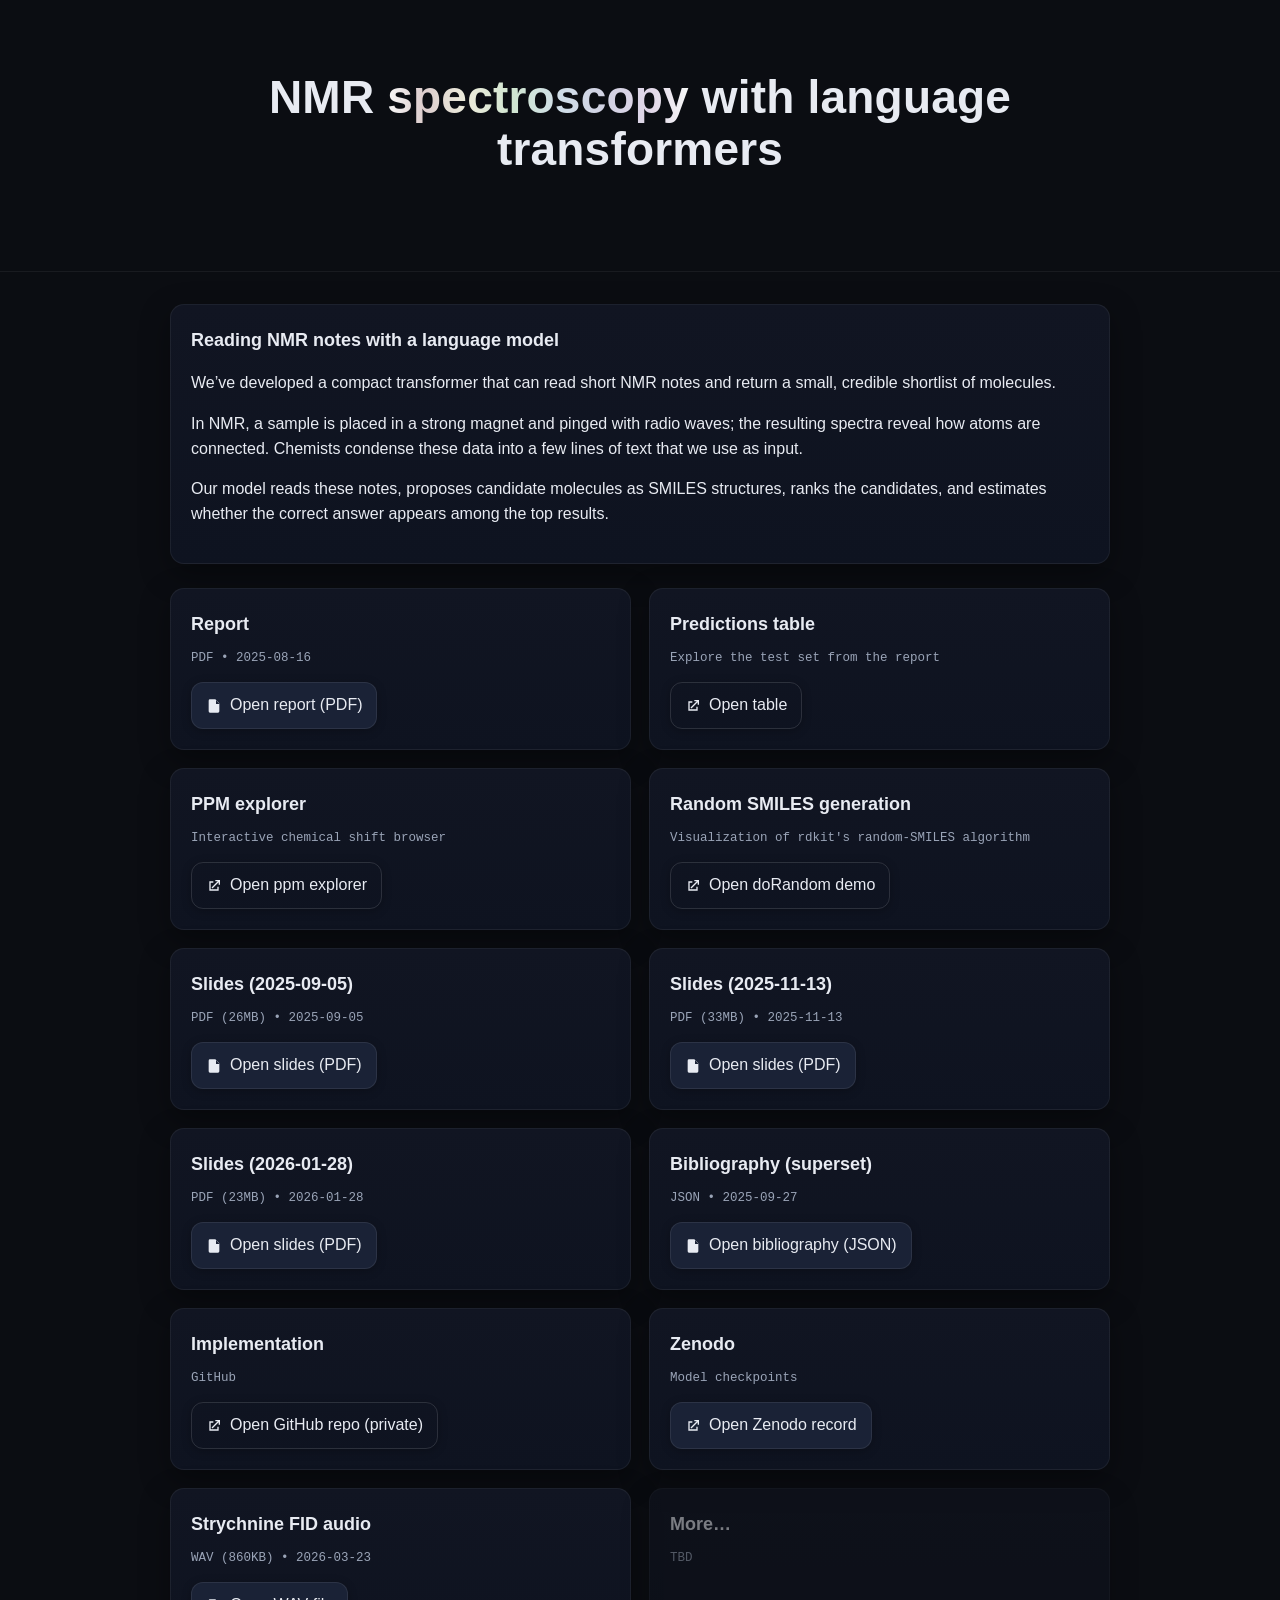
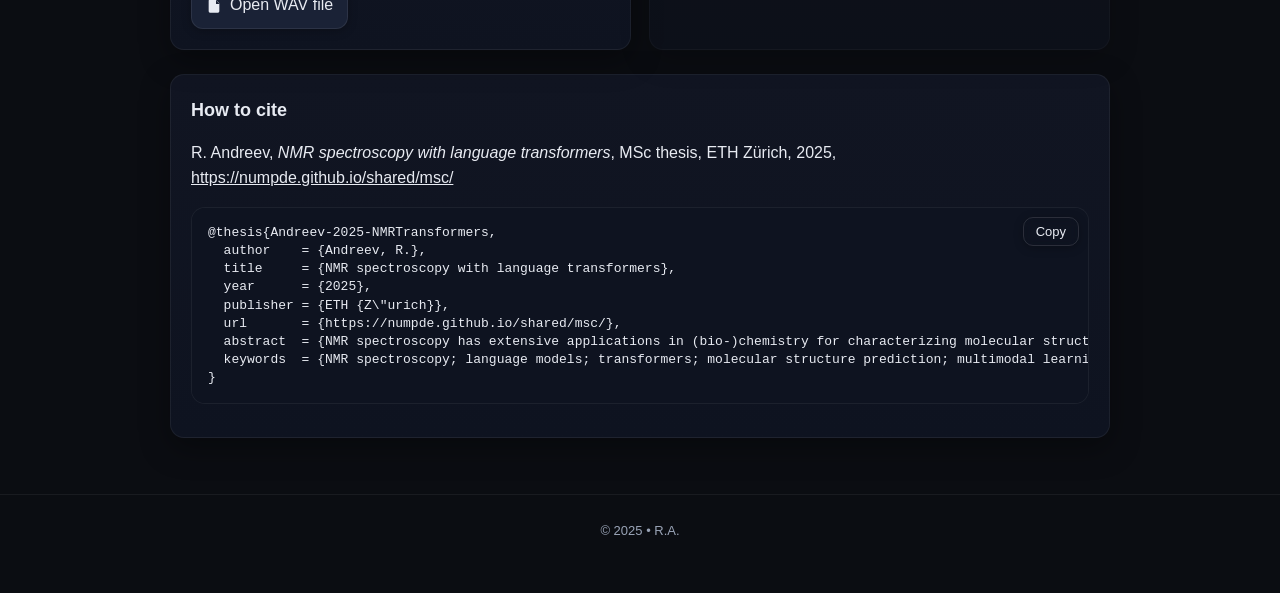
<file: msc/index.html>
<!DOCTYPE html>
<html lang="en">
<head>
    <meta charset="UTF-8"/>
    <title>NMR spectroscopy with language transformers</title>
    <meta name="viewport" content="width=device-width, initial-scale=1"/>
    <meta name="description"
          content="A compact transformer reads short NMR notes and proposes/ranks candidate molecules (SMILES), with confidence of inclusion among top results."/>
    <meta name="theme-color" content="#0b0d12"/>

    <style>
        /* --- Tokens --- */
        :root{
          --bg:#0b0d12;
          --panel:#111522;
          --panel-2:#0e1320;
          --text:#e8ebf2;
          --muted:#9aa4b7;
          --ring:#b4c5ff;
          --radius:14px;
          --shadow:0 10px 30px rgba(0,0,0,.35);
          --sans: ui-sans-serif, -apple-system, Segoe UI, Roboto, "Helvetica Neue", Arial, "Noto Sans", system-ui, sans-serif;
          --mono: ui-monospace, SFMono-Regular, Menlo, Monaco, Consolas, "Liberation Mono", "Courier New", monospace;

          /* Ensure UA widgets/tooltips scrollbars match dark */
          color-scheme: dark;
        }

        /* --- Base --- */
        *{ box-sizing: border-box; }
        html, body{ height:100%; }
        body{
          margin:0;
          font-family: var(--sans);
          color: var(--text);
          background: var(--bg);
          -webkit-font-smoothing: antialiased;
          line-height: 1.55;
        }
        a{ color: inherit; }

        /* Skip link for keyboard users */
        .skip-link{
          position:absolute; left:-9999px; top:auto;
        }
        .skip-link:focus{
          left: 16px; top: 12px; z-index: 1000;
          background: var(--panel); color: var(--text);
          padding: 8px 12px; border-radius: 10px; box-shadow: var(--shadow);
          border: 1px solid rgba(255,255,255,.18);
        }

        /* --- Layout --- */
        .hero{
          padding: 72px 20px 28px;
          text-align: center;
          border-bottom: 1px solid rgba(255,255,255,.06);
        }
        .container{
          max-width: 980px;
          margin: 0 auto;
          padding: 0 20px 56px;
        }

        /* --- Heading --- */
        h1{
          margin: 0 0 12px;
          font-size: clamp(30px, 5vw, 46px);
          font-weight: 800;
          letter-spacing: .2px;
          line-height: 1.12;
        }

        /* Whitish with subtle rainbow hints */
        .iridescent{
          background: linear-gradient(
            90deg,
            rgba(255,255,255,0.97) 0%,
            rgba(255,230,230,0.88) 12%,
            rgba(255,255,230,0.92) 27%,
            rgba(224,255,224,0.9) 42%,
            rgba(220,240,255,0.92) 57%,
            rgba(230,230,255,0.9) 72%,
            rgba(245,230,255,0.92) 87%,
            rgba(255,255,255,0.97) 100%
          );
          -webkit-background-clip: text;
          background-clip: text;
          -webkit-text-fill-color: transparent;
          color: transparent;
          filter: saturate(75%);
        }
        /* Prefer static text in high-contrast modes */
        @media (prefers-contrast: more){
          .iridescent{
            background: none !important;
            -webkit-text-fill-color: currentColor !important;
            color: var(--text) !important;
          }
        }
        /* Optional: very subtle shimmer on hover/focus only */
        @media (prefers-reduced-motion: no-preference){
          .iridescent:hover, .iridescent:focus{
            background-size: 200% 100%;
            animation: shimmer 2.5s linear infinite;
          }
          @keyframes shimmer{
            0% { background-position: 0% 50%; }
            100% { background-position: 200% 50%; }
          }
        }

        .subtitle{
          margin:0;
          color: var(--muted);
          font-size: 14.5px;
        }

        /* --- Content cards --- */
        main{ margin-top: 20px; }
        .grid{
          display: grid;
          grid-template-columns: 1fr;
          gap: 18px;
          margin-top: 8px;
        }
        @media (min-width: 760px){
          .grid{ grid-template-columns: 1fr 1fr; }
        }
        .span-all{ grid-column: 1 / -1; }

        .card{
          background: linear-gradient(180deg, var(--panel) 0%, var(--panel-2) 100%);
          border: 1px solid rgba(255,255,255,.06);
          border-radius: var(--radius);
          box-shadow: var(--shadow);
          padding: 20px;
        }
        .card h2{
          margin: 2px 0 10px;
          font-size: 18px;
        }
        .meta{
          font-family: var(--mono);
          font-size: 12.5px;
          color: var(--muted);
          margin-bottom: 14px;
        }

        /* --- Buttons --- */
        .actions{ display:flex; gap:10px; flex-wrap: wrap; }
        .btn{
          --btn-bg: #1a2236;
          display:inline-flex; align-items:center; gap:8px;
          padding: 10px 14px;
          border-radius: 12px;
          text-decoration:none;
          color: var(--text);
          background: var(--btn-bg);
          border: 1px solid rgba(255,255,255,.08);
          transition: transform .06s ease, border-color .2s ease, box-shadow .2s ease, background .2s ease;
          box-shadow: 0 2px 10px rgba(0,0,0,.25);
        }
        .btn:hover{ transform: translateY(-1px); border-color: rgba(180,197,255,.45); box-shadow: 0 6px 18px rgba(0,0,0,.28); }
        .btn:focus{ outline: none; }
        .btn:focus-visible{ outline: 3px solid var(--ring); outline-offset: 2px; }
        .btn.secondary{ background: transparent; border-color: rgba(255,255,255,.12); }

        /* --- Footer --- */
        footer{
          padding: 26px 20px 42px;
          color: var(--muted);
          font-size: 13px;
          text-align:center;
          border-top: 1px solid rgba(255,255,255,.06);
        }

        /* Reduce motion if requested */
        @media (prefers-reduced-motion: reduce){
          .btn{ transition: none; }
          .iridescent{ animation: none !important; }
        }

        /* Add breathing space before and after any grid section */
        .card + .grid {
          margin-top: 24px; /* space before grids */
        }
        .grid + .card {
          margin-top: 24px; /* space after grids */
        }

        /* Add extra space before the very first card */
        main > .card:first-of-type {
          margin-top: 32px;
        }


    </style>
</head>
<body>

<a class="skip-link" href="#main">Skip to content</a>

<header class="hero">
    <div class="container">
        <h1>
            NMR <span class="iridescent">spectroscopy</span> with language transformers
        </h1>
        <!-- <p class="subtitle">Additional materials for the project.</p> -->
    </div>
</header>

<main id="main" class="container">
    <section class="card span-all">
        <h2>Reading NMR notes with a language model</h2>
        <p>We’ve developed a compact transformer that can read short NMR notes and return a small, credible shortlist of
            molecules.</p>
        <p>In NMR, a sample is placed in a strong magnet and pinged with radio waves; the resulting spectra reveal how
            atoms are connected. Chemists condense these data into a few lines of text that we use as input.</p>
        <p>Our model reads these notes, proposes candidate molecules as SMILES structures, ranks the candidates, and
            estimates whether the correct answer appears among the top results.</p>
    </section>

    <section class="grid" aria-label="Project resources">
        <article class="card">
            <h2>Report</h2>
            <div class="meta">PDF • 2025-08-16</div>
            <div class="actions">
                <a class="btn" href="RA-MSc-20250816.pdf">
                    <svg width="16" height="16" viewBox="0 0 24 24" fill="currentColor" aria-hidden="true">
                        <path d="M14 2H6a2 2 0 0 0-2 2v16a2 2 0 0 0 2 2h12a2 2 0 0 0 2-2V8zm1 7V3.5L20.5 9z"/>
                    </svg>
                    Open report (PDF)
                </a>
            </div>
        </article>

        <article class="card">
            <h2>Predictions table</h2>
            <div class="meta">Explore the test set from the report</div>
            <div class="actions">
                <a class="btn secondary" href="j_dump_to_json/app" target="_blank" rel="noopener noreferrer">
                    <svg width="16" height="16" viewBox="0 0 24 24" fill="currentColor" aria-hidden="true">
                        <path d="M14 3h7v7h-2V6.41l-9.29 9.3-1.42-1.42 9.3-9.29H14z"/>
                        <path d="M5 5h6v2H7v10h10v-4h2v6H5z"/>
                    </svg>
                    Open table
                </a>
            </div>
        </article>

        <article class="card">
            <h2>PPM explorer</h2>
            <div class="meta">Interactive chemical shift browser</div>
            <div class="actions">
                <a class="btn secondary" href="https://numpde.github.io/kemukle/ppm2pic/" target="_blank" rel="noopener noreferrer">
                    <svg width="16" height="16" viewBox="0 0 24 24" fill="currentColor" aria-hidden="true">
                        <path d="M14 3h7v7h-2V6.41l-9.29 9.3-1.42-1.42 9.3-9.29H14z"/>
                        <path d="M5 5h6v2H7v10h10v-4h2v6H5z"/>
                    </svg>
                    Open ppm explorer
                </a>
            </div>
        </article>

        <article class="card">
            <h2>Random SMILES generation</h2>
            <div class="meta">Visualization of rdkit's random-SMILES algorithm</div>
            <div class="actions">
                <a class="btn secondary" href="https://numpde.github.io/kemukle/do_random.html" target="_blank"
                   rel="noopener noreferrer">
                    <svg width="16" height="16" viewBox="0 0 24 24" fill="currentColor" aria-hidden="true">
                        <path d="M14 3h7v7h-2V6.41l-9.29 9.3-1.42-1.42 9.3-9.29H14z"/>
                        <path d="M5 5h6v2H7v10h10v-4h2v6H5z"/>
                    </svg>
                    Open doRandom demo
                </a>
            </div>
        </article>

        <article class="card">
            <h2>Slides (2025-09-05)</h2>
            <div class="meta">PDF (26MB) • 2025-09-05</div>
            <div class="actions">
                <a class="btn" href="RA-talk-20250905.pdf">
                    <svg width="16" height="16" viewBox="0 0 24 24" fill="currentColor" aria-hidden="true">
                        <path d="M14 2H6a2 2 0 0 0-2 2v16a2 2 0 0 0 2 2h12a2 2 0 0 0 2-2V8zm1 7V3.5L20.5 9z"/>
                    </svg>
                    Open slides (PDF)
                </a>
            </div>
        </article>

        <article class="card">
            <h2>Slides (2025-11-13)</h2>
            <div class="meta">PDF (33MB) • 2025-11-13</div>
            <div class="actions">
                <a class="btn" href="RA-talk-20251113.pdf">
                    <svg width="16" height="16" viewBox="0 0 24 24" fill="currentColor" aria-hidden="true">
                        <path d="M14 2H6a2 2 0 0 0-2 2v16a2 2 0 0 0 2 2h12a2 2 0 0 0 2-2V8zm1 7V3.5L20.5 9z"/>
                    </svg>
                    Open slides (PDF)
                </a>
            </div>
        </article>

        <article class="card">
            <h2>Slides (2026-01-28)</h2>
            <div class="meta">PDF (23MB) • 2026-01-28</div>
            <div class="actions">
                <a class="btn" href="RA-talk-20260128.pdf">
                    <svg width="16" height="16" viewBox="0 0 24 24" fill="currentColor" aria-hidden="true">
                        <path d="M14 2H6a2 2 0 0 0-2 2v16a2 2 0 0 0 2 2h12a2 2 0 0 0 2-2V8zm1 7V3.5L20.5 9z"/>
                    </svg>
                    Open slides (PDF)
                </a>
            </div>
        </article>

        <article class="card">
            <h2>Bibliography (superset)</h2>
            <div class="meta">JSON • 2025-09-27</div>
            <div class="actions">
                <a class="btn" href="RA-MSc-bib-20250927.json">
                    <svg width="16" height="16" viewBox="0 0 24 24" fill="currentColor" aria-hidden="true">
                        <path d="M14 2H6a2 2 0 0 0-2 2v16a2 2 0 0 0 2 2h12a2 2 0 0 0 2-2V8zm1 7V3.5L20.5 9z"/>
                    </svg>
                    Open bibliography (JSON)
                </a>
            </div>
        </article>

        <article class="card">
            <h2>Implementation</h2>
            <div class="meta">GitHub</div>
            <div class="actions">
                <a class="btn secondary" href="https://github.com/numpde/nmr-msc" target="_blank"
                   rel="noopener noreferrer">
                    <svg width="16" height="16" viewBox="0 0 24 24" fill="currentColor" aria-hidden="true">
                        <path d="M14 3h7v7h-2V6.41l-9.29 9.3-1.42-1.42 9.3-9.29H14z"/>
                        <path d="M5 5h6v2H7v10h10v-4h2v6H5z"/>
                    </svg>
                    Open GitHub repo (private)
                </a>
            </div>
        </article>

        <article class="card">
            <h2>Zenodo</h2>
            <div class="meta">Model checkpoints</div>
            <div class="actions">
                <a class="btn" href="https://zenodo.org/records/15595331?preview=1" target="_blank"
                   rel="noopener noreferrer" aria-label="Open Zenodo record for model checkpoints">
                    <svg width="16" height="16" viewBox="0 0 24 24" fill="currentColor" aria-hidden="true">
                        <path d="M14 3h7v7h-2V6.41l-9.29 9.3-1.42-1.42 9.3-9.29H14z"/>
                        <path d="M5 5h6v2H7v10h10v-4h2v6H5z"/>
                    </svg>
                    Open Zenodo record
                </a>
            </div>
        </article>

        <article class="card">
            <h2>Strychnine FID audio</h2>
            <div class="meta">WAV (860KB) • 2026-03-23</div>
            <div class="actions">
                <a class="btn" href="f/F3697.3.fid.wav">
                    <svg width="16" height="16" viewBox="0 0 24 24" fill="currentColor" aria-hidden="true">
                        <path d="M14 2H6a2 2 0 0 0-2 2v16a2 2 0 0 0 2 2h12a2 2 0 0 0 2-2V8zm1 7V3.5L20.5 9z"/>
                    </svg>
                    Open WAV file
                </a>
            </div>
        </article>

        <article class="card" style="opacity:.5;">
            <h2>More…</h2>
            <div class="meta">TBD</div>
        </article>
    </section>

    <section class="card span-all">
        <h2>How to cite</h2>
        <p>
            R. Andreev, <i>NMR spectroscopy with language transformers</i>, MSc thesis, ETH Zürich, 2025,
            <a href="https://numpde.github.io/shared/msc/" target="_blank" rel="noopener">https://numpde.github.io/shared/msc/</a>
        </p>

        <div class="bibtex-wrapper">
    <pre id="bibtex-entry"><code>@thesis{Andreev-2025-NMRTransformers,
  author    = {Andreev, R.},
  title     = {NMR spectroscopy with language transformers},
  year      = {2025},
  publisher = {ETH {Z\"urich}},
  url       = {https://numpde.github.io/shared/msc/},
  abstract  = {NMR spectroscopy has extensive applications in (bio-)chemistry for characterizing molecular structures. We fine-tune the DistilGPT2 language transformer model to infer molecular structure from textual annotations of multimodal NMR spectra on the ~795k synthetic dataset by Alberts et al., 2024. The model is supervised on a multi-task objective that includes a vector embedding and functional group counts via auxiliary heads, as well as the next-token distribution w.r.t. all SMILES that serialize the target molecule. Inference with beam search shows ~80% top–10 accuracy on ~80% of the test set, which deteriorates with molecule size. To improve interpretability, we train data-informed confidence estimators with ~90% accuracy of whether a match is in the top–10. Selective heteromodal input fine-tuning suggests that the HSQC modality contributes more to the average accuracy than ¹³C–NMR, despite being faster to acquire experimentally.},
  keywords  = {NMR spectroscopy; language models; transformers; molecular structure prediction; multimodal learning; computational chemistry}
}</code></pre>
            <button id="copy-btn" class="btn secondary" onclick="copyBibtex()">Copy</button>
        </div>

        <script>
            function copyBibtex() {
              const text = document.getElementById('bibtex-entry').innerText;
              const btn = document.getElementById('copy-btn');
              navigator.clipboard.writeText(text).then(() => {
                btn.textContent = 'Copied!';
                btn.style.background = 'rgba(100,180,120,.25)';
                btn.style.borderColor = 'rgba(100,180,120,.35)';
                setTimeout(() => {
                  btn.textContent = 'Copy';
                  btn.style.background = 'transparent';
                  btn.style.borderColor = 'rgba(255,255,255,.12)';
                }, 1600);
              });
            }
        </script>

        <style>
            .bibtex-wrapper {
              position: relative;
              margin-top: 1em;
            }

            .bibtex-wrapper pre {
              background: var(--panel-2);
              border: 1px solid rgba(255,255,255,.06);
              border-radius: var(--radius);
              padding: 16px;
              font-family: var(--mono);
              font-size: 13px;
              color: var(--text);
              overflow-x: auto;
              max-height: 320px;
              line-height: 1.4;
              white-space: pre;
            }

            .bibtex-wrapper .btn {
              position: absolute;
              top: 10px;
              right: 10px;
              padding: 6px 12px;
              font-size: 13px;
              border-radius: 10px;
              backdrop-filter: blur(4px);
            }

            @media (max-width: 600px) {
              .bibtex-wrapper pre {
                font-size: 12px;
              }
              .bibtex-wrapper .btn {
                top: auto;
                bottom: 10px;
                right: 10px;
              }
            }
        </style>
    </section>
</main>

<footer>
    <div>© 2025 • R.A.</div>
</footer>

</body>
</html>
</file>
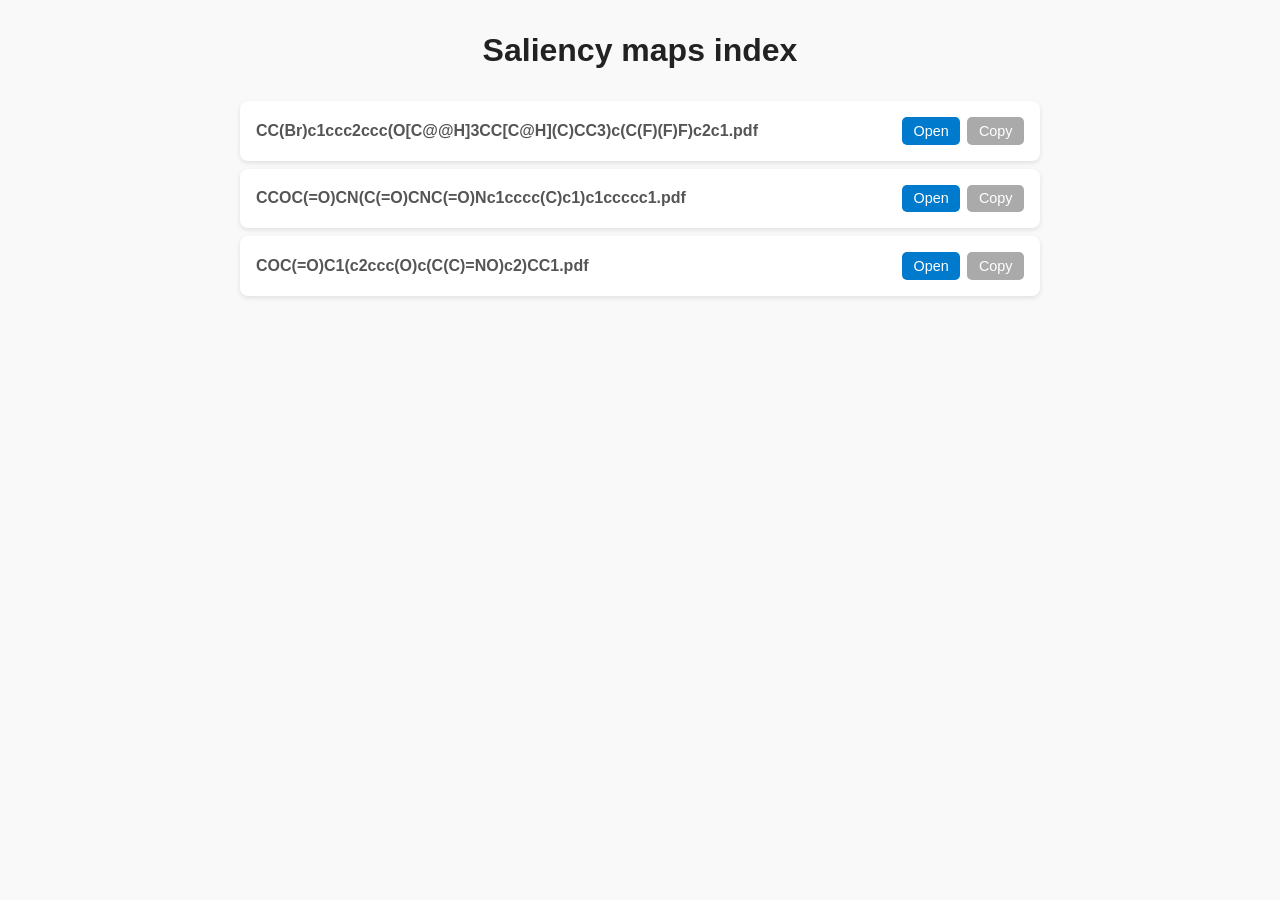
<file: 20250425/decks/index.html>
<!DOCTYPE html>
<html lang="en">
<head>
    <meta charset="UTF-8">
    <title>Saliency maps index</title>
    <style>
        body {
            font-family: Arial, sans-serif;
            margin: 2em;
            background-color: #f9f9f9;
            color: #333;
            user-select: none;
        }
        h1 {
            text-align: center;
            color: #222;
        }
        .file-list {
            list-style: none;
            padding: 0;
            max-width: 800px;
            margin: 2em auto;
        }
        .file-item {
            background: #fff;
            margin: 0.5em 0;
            padding: 1em;
            border-radius: 8px;
            box-shadow: 0 2px 5px rgba(0,0,0,0.1);
            display: flex;
            align-items: center;
            justify-content: space-between;
            position: relative;
        }
        .file-name {
            flex-grow: 1;
            margin-right: 1em;
            overflow-wrap: anywhere;
            font-weight: bold;
            color: #555;
        }
        .actions button {
            margin-left: 0.5em;
            padding: 0.4em 0.8em;
            font-size: 0.9em;
            border: none;
            border-radius: 5px;
            cursor: pointer;
            background-color: #007acc;
            color: white;
            transition: background-color 0.2s, transform 0.1s;
        }
        .actions button:hover {
            background-color: #005fa3;
        }
        .actions button:active {
            transform: scale(0.95);
            background-color: #004f8a;
        }
        .actions .copy {
            background-color: #aaa;
        }
        .actions .copy:hover {
            background-color: #888;
        }
        .copied-msg {
            position: absolute;
            top: -20px;
            right: 10px;
            background: #4caf50;
            color: white;
            padding: 2px 6px;
            font-size: 0.8em;
            border-radius: 4px;
            display: none;
        }
    </style>
</head>
<body>
    <h1>Saliency maps index</h1>
    <ul class="file-list" id="fileList">
        <!-- Items will be inserted here dynamically -->
    </ul>

    <script>
        const files = [
            "CC(Br)c1ccc2ccc(O[C@@H]3CC[C@H](C)CC3)c(C(F)(F)F)c2c1.pdf",
            "CCOC(=O)CN(C(=O)CNC(=O)Nc1cccc(C)c1)c1ccccc1.pdf",
            "COC(=O)C1(c2ccc(O)c(C(C)=NO)c2)CC1.pdf"
        ];

        const fileList = document.getElementById('fileList');

        files.forEach(filename => {
            const li = document.createElement('li');
            li.className = 'file-item';

            li.appendChild(createFileName(filename));
            li.appendChild(createActions(filename));
            li.appendChild(createCopiedMsg());

            fileList.appendChild(li);
        });

        function createFileName(filename) {
            const div = document.createElement('div');
            div.className = 'file-name';
            div.textContent = filename;
            return div;
        }

        function createActions(filename) {
            const div = document.createElement('div');
            div.className = 'actions';

            div.appendChild(createOpenButton(filename));
            div.appendChild(createCopyButton(filename));
            return div;
        }

        function createOpenButton(filename) {
            const link = document.createElement('a');
            link.href = filename;
            link.target = "_blank";

            const button = document.createElement('button');
            button.textContent = 'Open';

            link.appendChild(button);
            return link;
        }

        function createCopyButton(filename) {
            const button = document.createElement('button');
            button.className = 'copy';
            button.textContent = 'Copy';
            button.onclick = (e) => showCopied(e.target.closest('.file-item'), stripExtension(filename));
            return button;
        }

        function createCopiedMsg() {
            const div = document.createElement('div');
            div.className = 'copied-msg';
            div.textContent = 'Copied!';
            return div;
        }

        function showCopied(item, text) {
            navigator.clipboard.writeText(text).then(() => {
                const msg = item.querySelector('.copied-msg');
                msg.style.display = 'inline';
                msg.style.opacity = '0.5';
                setTimeout(() => {
                    msg.style.display = 'none';
                }, 1500);
            }).catch(err => {
                console.error('Copy failed', err);
            });
        }

        function stripExtension(filename) {
            return filename.replace(/\.pdf$/i, '');
        }
    </script>
</body>
</html>
</file>
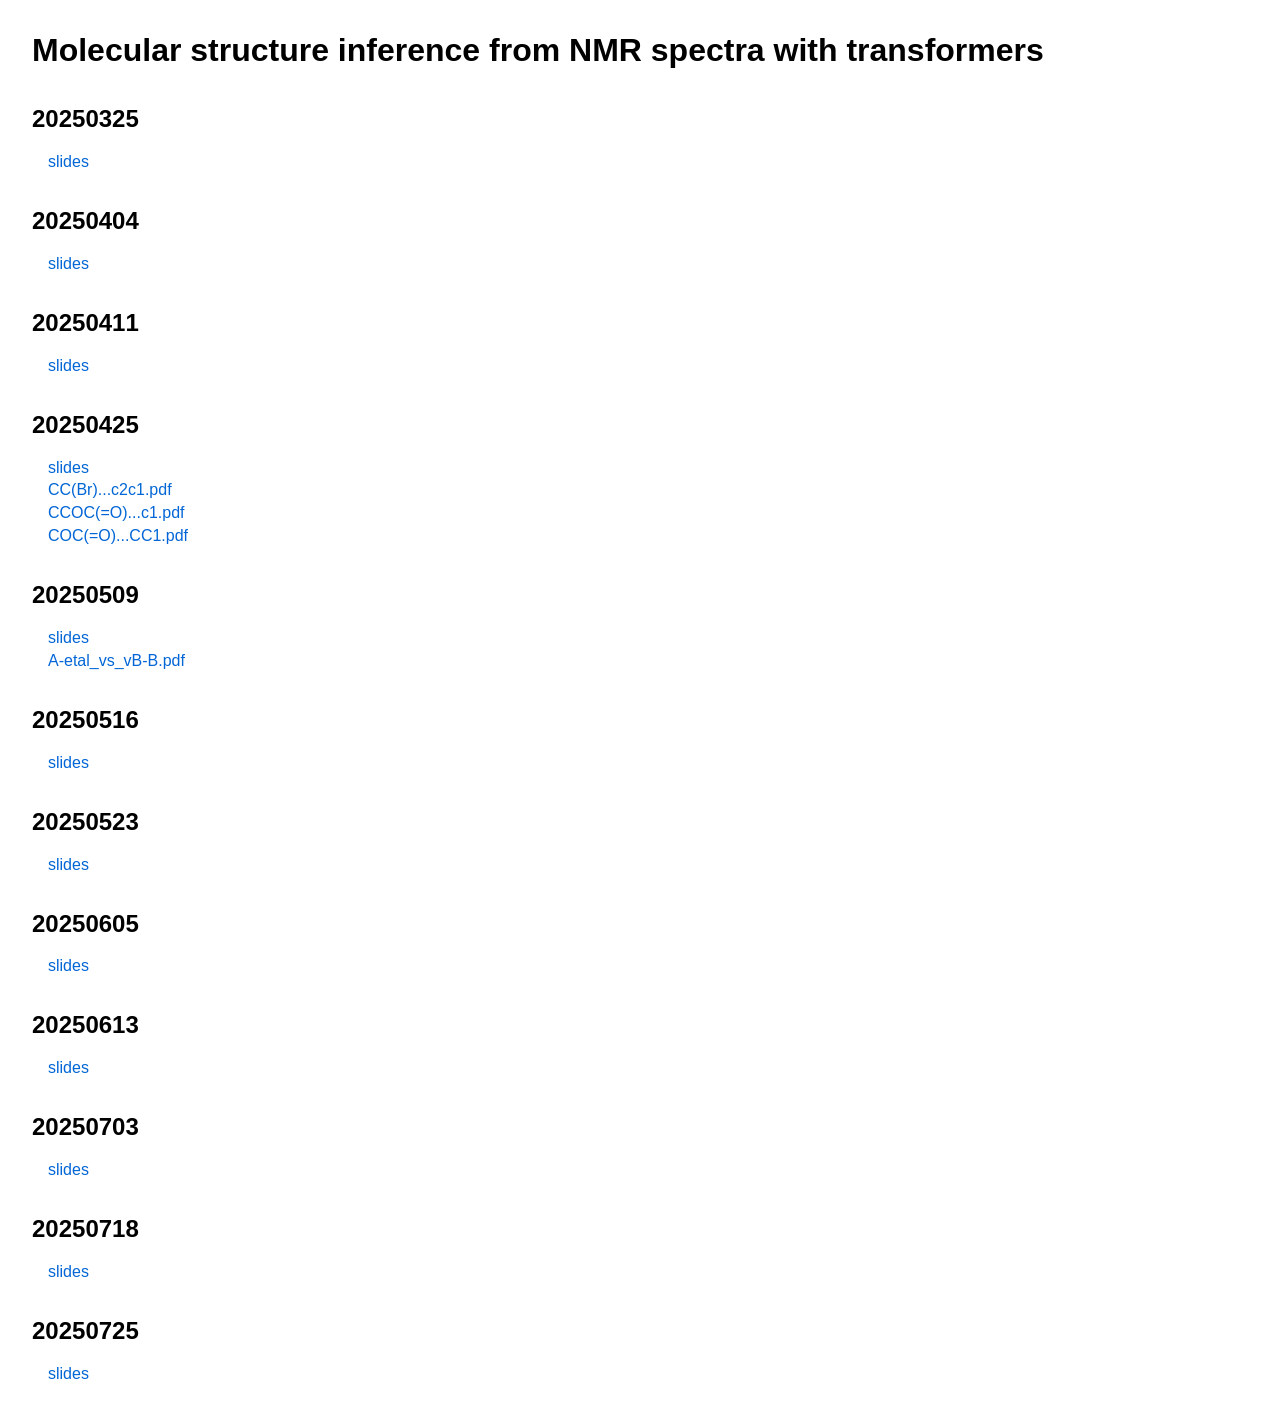
<file: indices/nmr-msc-slides.html>
<!DOCTYPE html>
<html lang="en">
<head>
    <meta charset="UTF-8">
    <title>Molecular structure inference from NMR spectra with transformers</title>
    <style>
        body {
          font-family: sans-serif;
          margin: 2em;
        }
        h2 {
          margin-top: 1.5em;
        }
        ul {
          list-style-type: none;
          padding-left: 1em;
        }
        li {
          margin: 0.3em 0;
        }
        a {
          text-decoration: none;
          color: #0366d6;
        }
    </style>
</head>
<body>
<h1>Molecular structure inference from NMR spectra with transformers</h1>

<h2>20250325</h2>
<ul>
    <li><a href="../20250325/talk-20250325.pdf">slides</a></li>
</ul>

<h2>20250404</h2>
<ul>
    <li><a href="../20250404/talk-20250404.pdf">slides</a></li>
</ul>

<h2>20250411</h2>
<ul>
    <li><a href="../20250411/talk-20250411.pdf">slides</a></li>
</ul>

<h2>20250425</h2>
<ul>
    <li><a href="../20250425/talk-20250425.pdf">slides</a></li>
    <li><a href="../20250425/decks/CC(Br)c1ccc2ccc(O[C@@H]3CC[C@H](C)CC3)c(C(F)(F)F)c2c1.pdf">CC(Br)...c2c1.pdf</a></li>
    <li><a href="../20250425/decks/CCOC(=O)CN(C(=O)CNC(=O)Nc1cccc(C)c1)c1ccccc1.pdf">CCOC(=O)...c1.pdf</a></li>
    <li><a href="../20250425/decks/COC(=O)C1(c2ccc(O)c(C(C)=NO)c2)CC1.pdf">COC(=O)...CC1.pdf</a></li>
</ul>

<h2>20250509</h2>
<ul>
    <li><a href="../20250509/talk-20250509.pdf">slides</a></li>
    <li><a href="../20250509/A-etal_vs_vB-B.pdf">A-etal_vs_vB-B.pdf</a></li>
</ul>

<h2>20250516</h2>
<ul>
    <li><a href="../20250516/talk-20250516.pdf">slides</a></li>
</ul>

<h2>20250523</h2>
<ul>
    <li><a href="../20250523/talk-20250523.pdf">slides</a></li>
</ul>

<h2>20250605</h2>
<ul>
    <li><a href="../20250605/talk-20250605.pdf">slides</a></li>
</ul>

<h2>20250613</h2>
<ul>
    <li><a href="../20250613/talk-20250613.pdf">slides</a></li>
</ul>

<h2>20250703</h2>
<ul>
    <li><a href="../20250703/talk-20250703.pdf">slides</a></li>
</ul>

<h2>20250718</h2>
<ul>
    <li><a href="../20250718/talk-20250718.pdf">slides</a></li>
</ul>

<h2>20250725</h2>
<ul>
    <li><a href="../20250725/talk-20250725.pdf">slides</a></li>
</ul>

</body>
</html>
</file>
